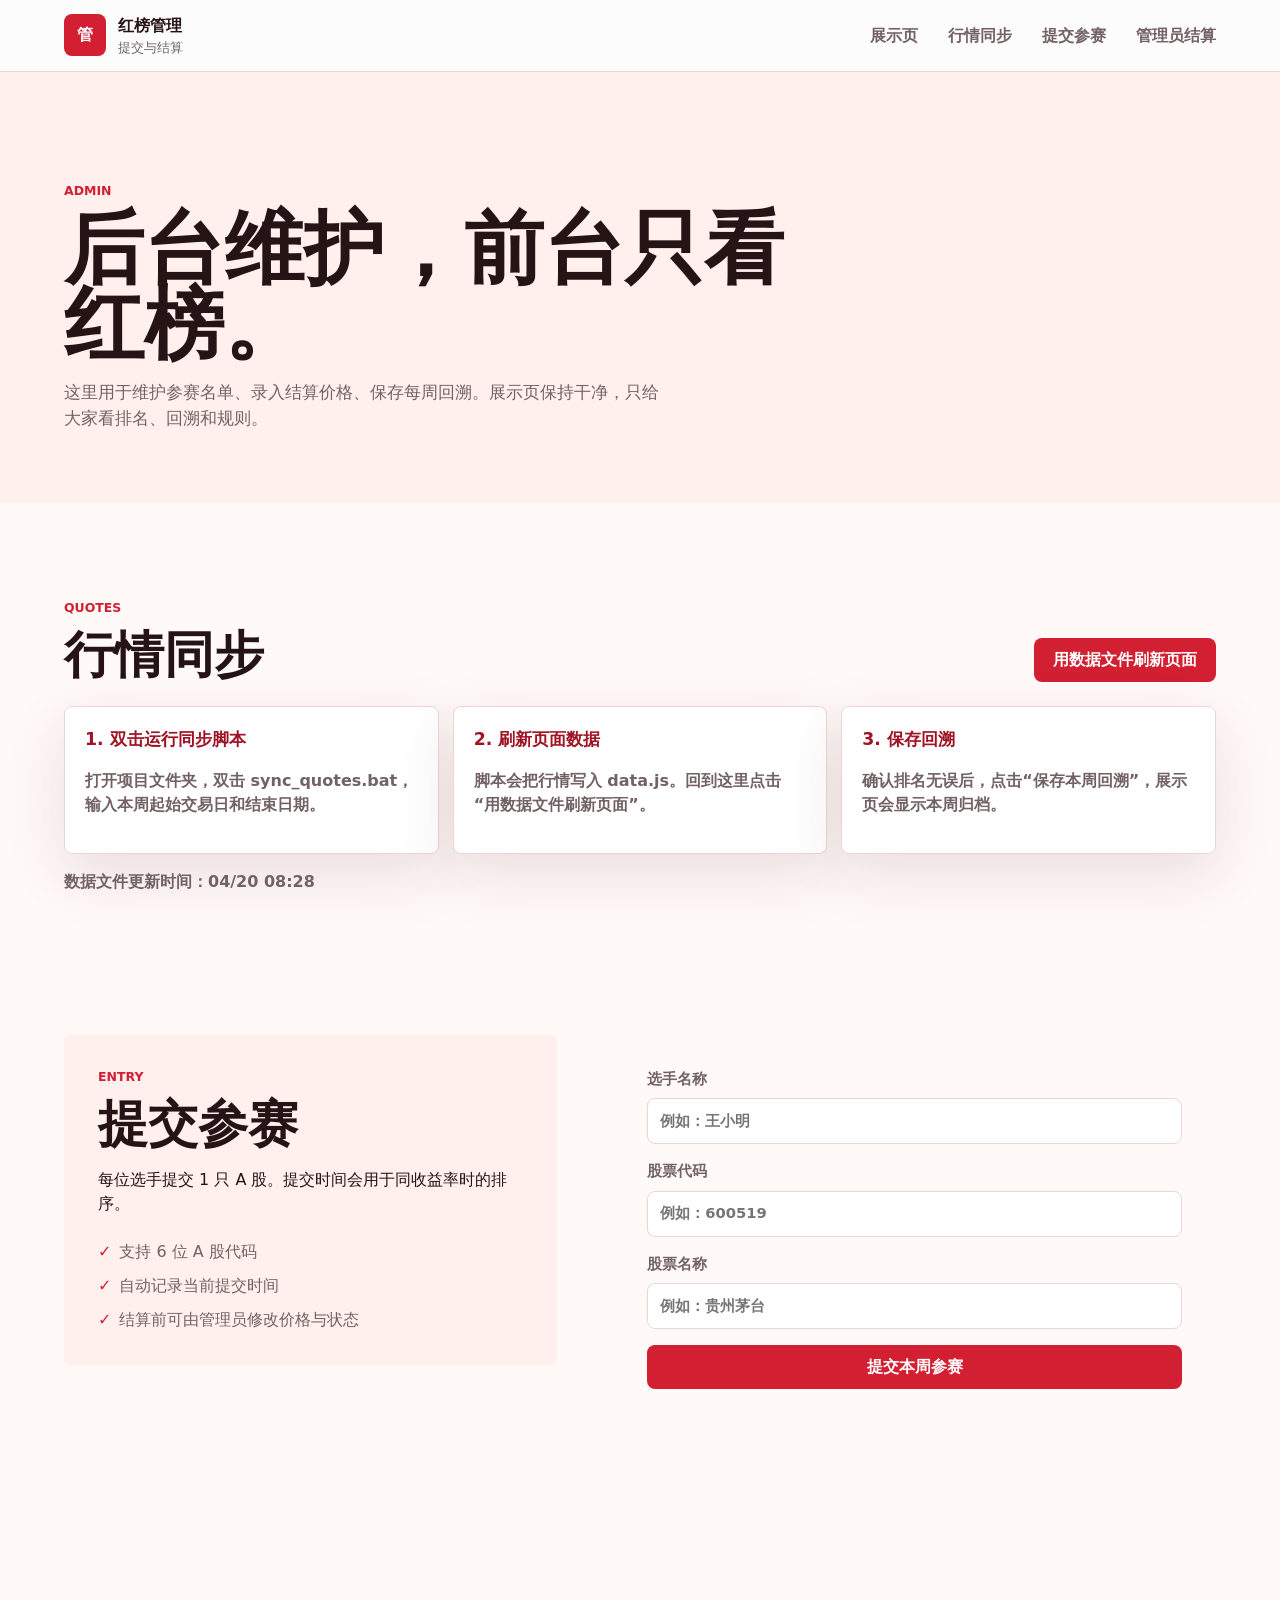
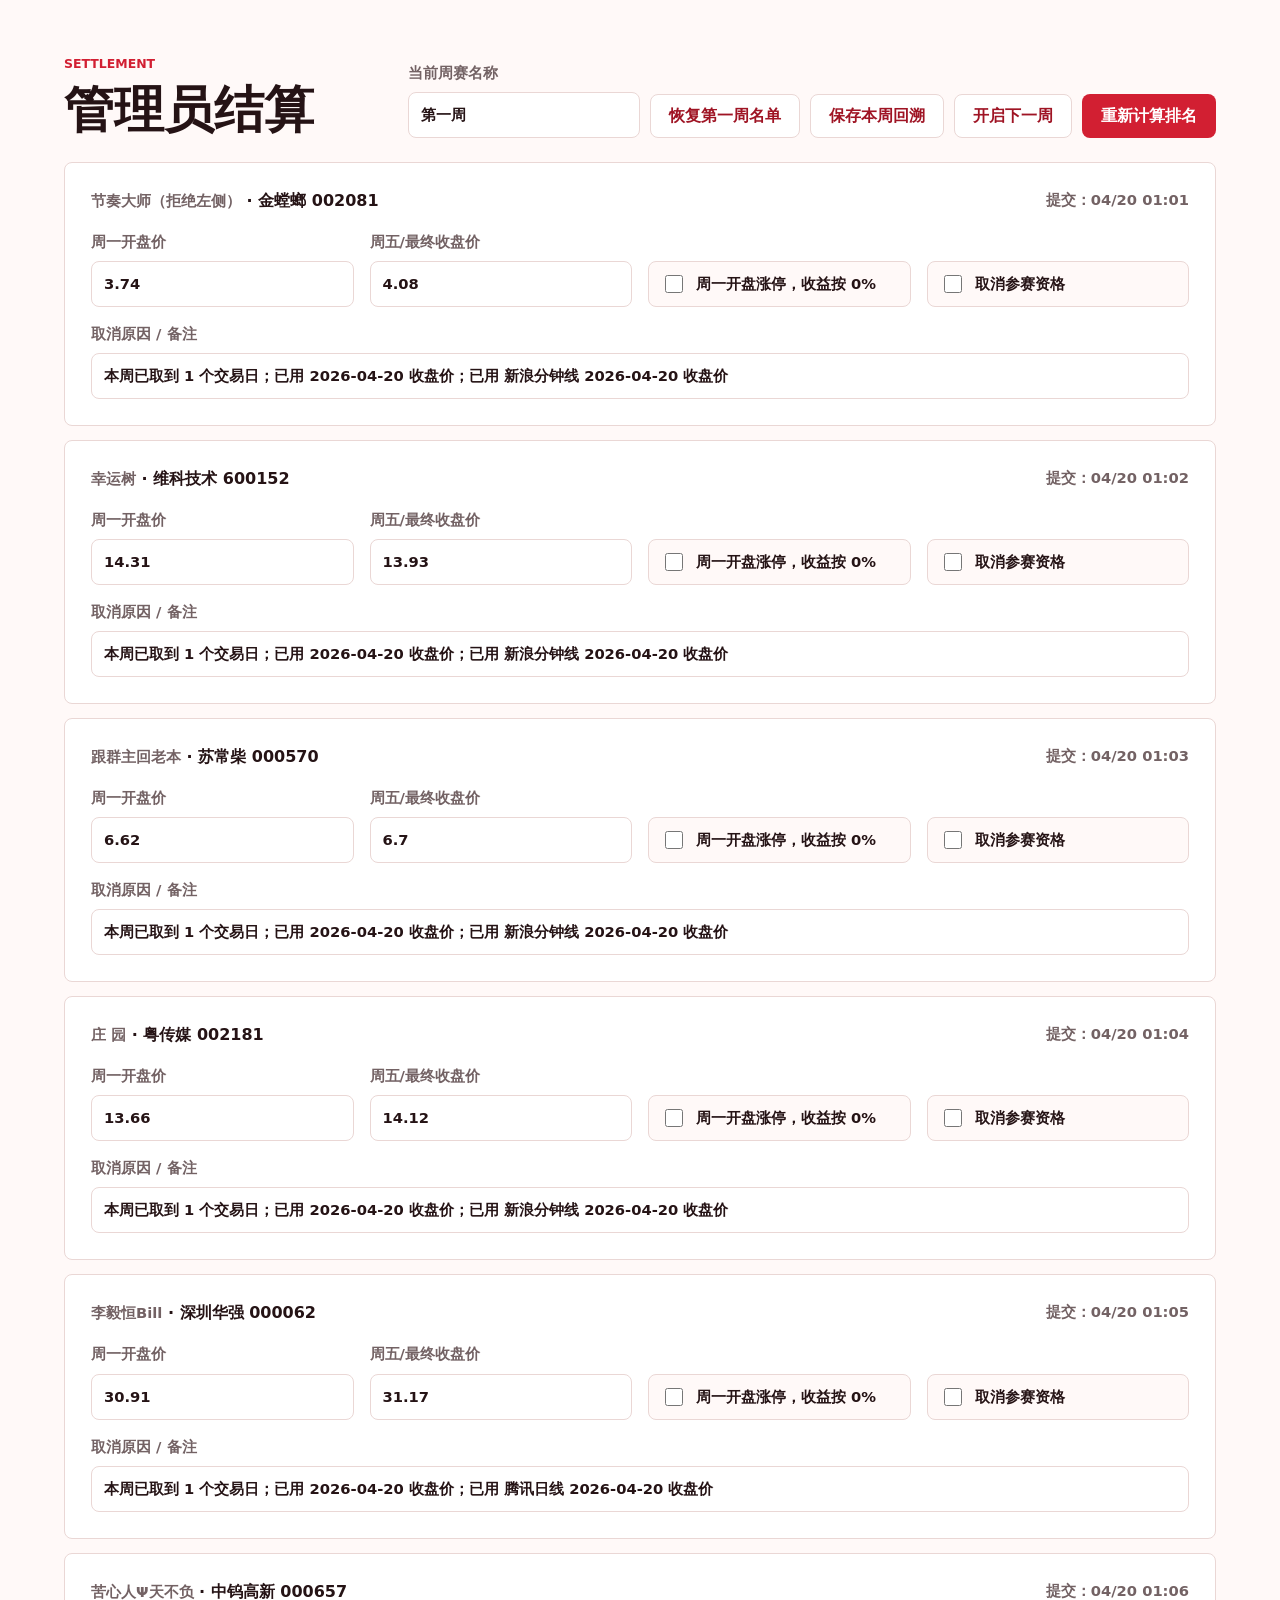
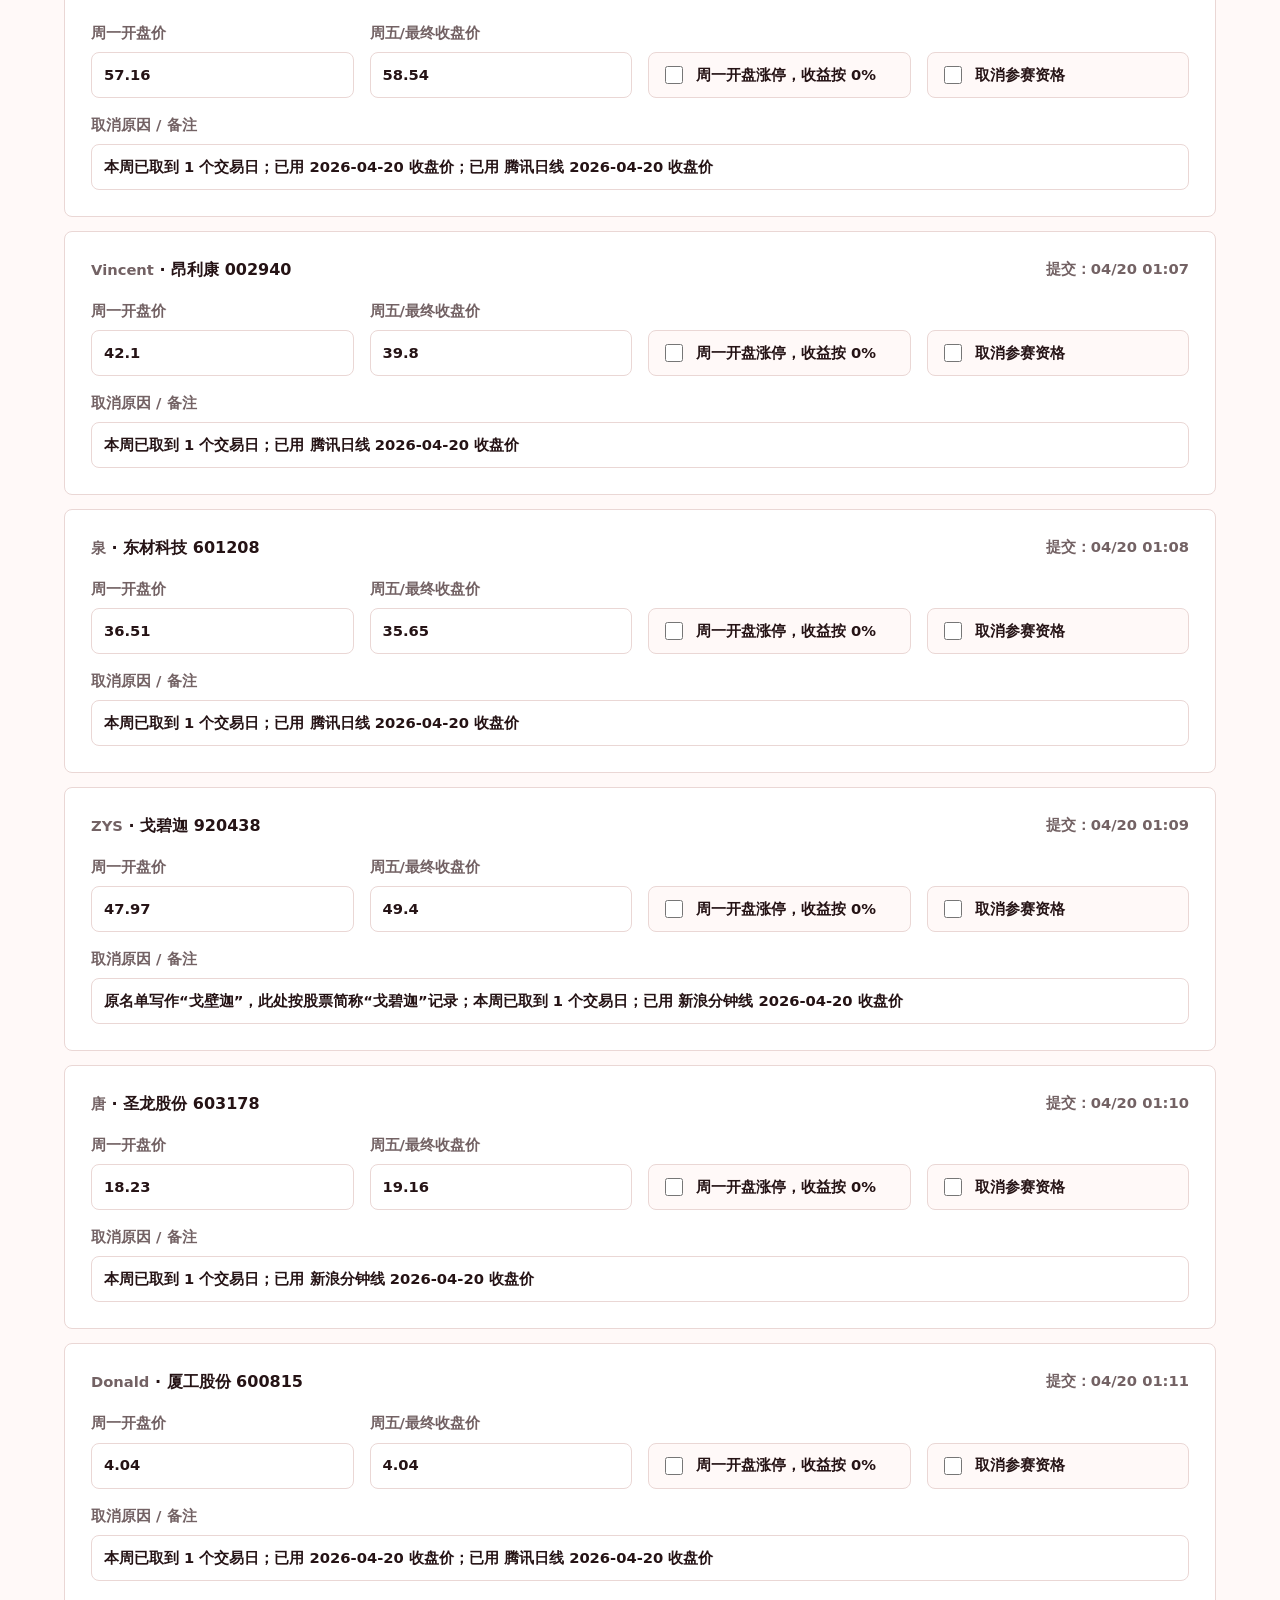
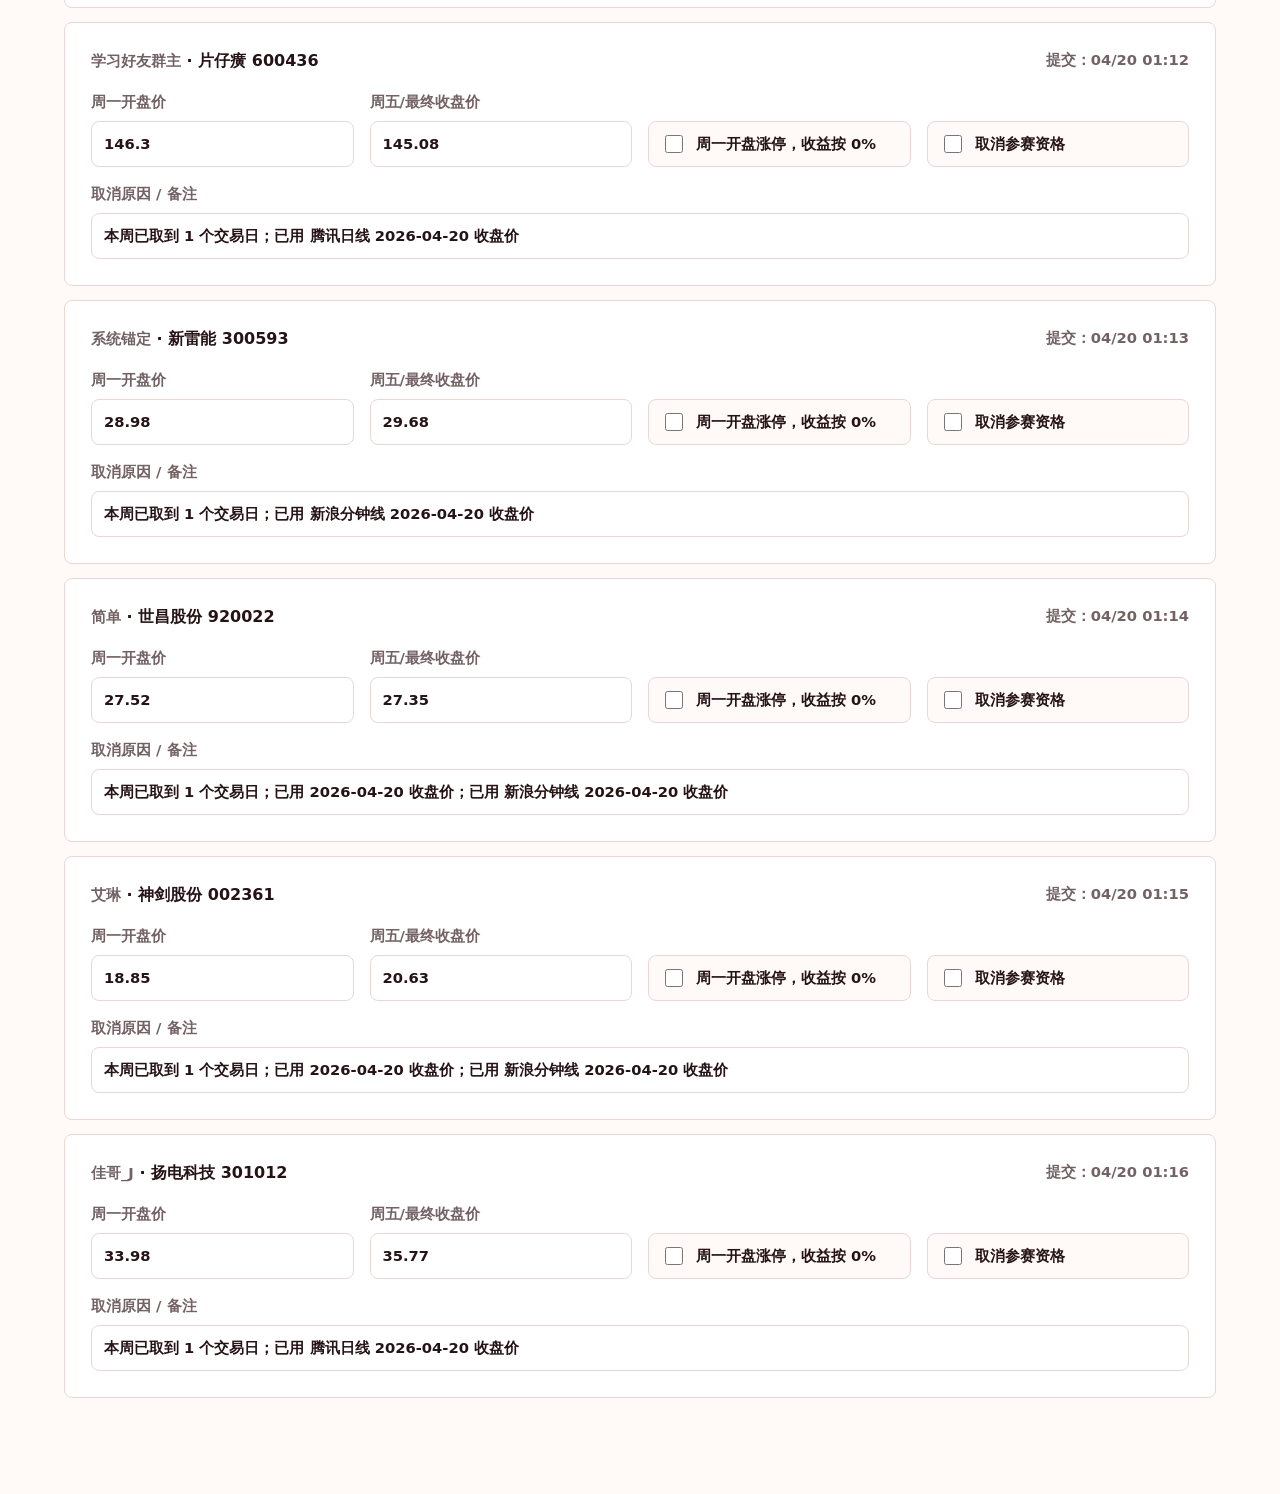
<file: admin.html>
<!doctype html>
<html lang="zh-CN">
  <head>
    <meta charset="utf-8" />
    <meta name="viewport" content="width=device-width, initial-scale=1" />
    <title>A股周赛管理</title>
    <link rel="preconnect" href="https://images.unsplash.com" />
    <link rel="stylesheet" href="./styles.css" />
  </head>
  <body>
    <header class="topbar">
      <a class="brand" href="./index.html#ranking" aria-label="返回A股周赛排名">
        <span class="brand-mark">管</span>
        <span>
          <strong>红榜管理</strong>
          <small>提交与结算</small>
        </span>
      </a>
      <nav class="nav" aria-label="管理导航">
        <a href="./index.html#ranking">展示页</a>
        <a href="#sync">行情同步</a>
        <a href="#submit">提交参赛</a>
        <a href="#settle">管理员结算</a>
      </nav>
    </header>

    <main>
      <section class="admin-hero">
        <p class="eyebrow">Admin</p>
        <h1>后台维护，前台只看红榜。</h1>
        <p>这里用于维护参赛名单、录入结算价格、保存每周回溯。展示页保持干净，只给大家看排名、回溯和规则。</p>
      </section>

      <section class="section sync-section" id="sync">
        <div class="section-head">
          <div>
            <p class="eyebrow">Quotes</p>
            <h2>行情同步</h2>
          </div>
          <button class="button primary" id="reloadFileData" type="button">用数据文件刷新页面</button>
        </div>
        <div class="sync-guide">
          <article>
            <h3>1. 双击运行同步脚本</h3>
            <p>打开项目文件夹，双击 <strong>sync_quotes.bat</strong>，输入本周起始交易日和结束日期。</p>
          </article>
          <article>
            <h3>2. 刷新页面数据</h3>
            <p>脚本会把行情写入 <strong>data.js</strong>。回到这里点击“用数据文件刷新页面”。</p>
          </article>
          <article>
            <h3>3. 保存回溯</h3>
            <p>确认排名无误后，点击“保存本周回溯”，展示页会显示本周归档。</p>
          </article>
        </div>
        <p class="sync-status" id="dataUpdatedAt">数据文件尚未同步</p>
      </section>

      <section class="section split" id="submit">
        <div class="panel intro-panel">
          <p class="eyebrow">Entry</p>
          <h2>提交参赛</h2>
          <p>每位选手提交 1 只 A 股。提交时间会用于同收益率时的排序。</p>
          <ul class="check-list">
            <li>支持 6 位 A 股代码</li>
            <li>自动记录当前提交时间</li>
            <li>结算前可由管理员修改价格与状态</li>
          </ul>
        </div>

        <form class="panel form-panel" id="entryForm">
          <label>
            <span>选手名称</span>
            <input name="playerName" required maxlength="20" placeholder="例如：王小明" />
          </label>
          <label>
            <span>股票代码</span>
            <input name="stockCode" required inputmode="numeric" maxlength="6" pattern="[0-9]{6}" placeholder="例如：600519" />
          </label>
          <label>
            <span>股票名称</span>
            <input name="stockName" required maxlength="20" placeholder="例如：贵州茅台" />
          </label>
          <button class="button primary full" type="submit">提交本周参赛</button>
          <p class="form-note" id="submitMessage" role="status"></p>
        </form>
      </section>

      <section class="section" id="settle">
        <div class="section-head">
          <div>
            <p class="eyebrow">Settlement</p>
            <h2>管理员结算</h2>
          </div>
          <div class="admin-actions">
            <label class="week-label">
              <span>当前周赛名称</span>
              <input id="weekLabelInput" maxlength="20" value="第一周" />
            </label>
            <button class="button subtle" id="resetDemo" type="button">恢复第一周名单</button>
            <button class="button subtle" id="archiveWeek" type="button">保存本周回溯</button>
            <button class="button subtle" id="newWeek" type="button">开启下一周</button>
            <button class="button primary" id="settleAll" type="button">重新计算排名</button>
          </div>
        </div>

        <div class="settle-list" id="settleList"></div>
      </section>
    </main>

    <template id="settleTemplate">
      <article class="settle-item">
        <div class="settle-title">
          <strong data-field="title"></strong>
          <span data-field="submitted"></span>
        </div>
        <div class="settle-grid">
          <label>
            <span>周一开盘价</span>
            <input data-input="mondayOpen" type="number" min="0" step="0.01" />
          </label>
          <label>
            <span>周五/最终收盘价</span>
            <input data-input="fridayClose" type="number" min="0" step="0.01" />
          </label>
          <label class="checkbox-line">
            <input data-input="mondayLimitUp" type="checkbox" />
            <span>周一开盘涨停，收益按 0%</span>
          </label>
          <label class="checkbox-line">
            <input data-input="invalid" type="checkbox" />
            <span>取消参赛资格</span>
          </label>
          <label class="wide">
            <span>取消原因 / 备注</span>
            <input data-input="note" maxlength="40" placeholder="例如：ST、停牌、新股未满 5 个交易日" />
          </label>
        </div>
      </article>
    </template>

    <script src="./data.js"></script>
    <script src="./app.js"></script>
  </body>
</html>
</file>
<file: styles.css>
:root {
  color-scheme: light;
  --ink: #251315;
  --muted: #736264;
  --line: #ead7d5;
  --paper: #fff9f8;
  --wash: #fff0ee;
  --accent: #d21f32;
  --accent-strong: #9f1424;
  --accent-soft: #ffe1df;
  --gold: #b7791f;
  --danger: #d21f32;
  --gain: #d21f32;
  --loss: #0f8b61;
  --white: #ffffff;
  --shadow: 0 20px 60px rgba(91, 24, 29, 0.12);
}

* {
  box-sizing: border-box;
}

html {
  scroll-behavior: smooth;
}

body {
  margin: 0;
  color: var(--ink);
  background: var(--paper);
  font-family:
    Inter,
    "PingFang SC",
    "Microsoft YaHei",
    system-ui,
    -apple-system,
    sans-serif;
  line-height: 1.5;
}

button,
input {
  font: inherit;
}

a {
  color: inherit;
  text-decoration: none;
}

.topbar {
  position: sticky;
  top: 0;
  z-index: 20;
  display: flex;
  align-items: center;
  justify-content: space-between;
  gap: 24px;
  min-height: 72px;
  padding: 12px clamp(18px, 5vw, 72px);
  background: rgba(251, 252, 251, 0.94);
  border-bottom: 1px solid var(--line);
  backdrop-filter: blur(14px);
}

.brand {
  display: inline-flex;
  align-items: center;
  gap: 12px;
  min-width: 180px;
}

.brand-mark {
  display: grid;
  place-items: center;
  width: 42px;
  height: 42px;
  color: var(--white);
  background: var(--accent);
  border-radius: 8px;
  font-weight: 800;
}

.brand strong,
.brand small {
  display: block;
}

.brand small {
  color: var(--muted);
}

.nav {
  display: flex;
  align-items: center;
  justify-content: flex-end;
  gap: clamp(12px, 3vw, 30px);
  color: var(--muted);
  font-weight: 700;
}

.nav a:hover {
  color: var(--accent);
}

.hero {
  position: relative;
  min-height: min(640px, calc(100vh - 72px));
  display: flex;
  align-items: flex-end;
  overflow: hidden;
  padding: clamp(28px, 7vw, 88px);
}

.hero-image,
.hero-shade {
  position: absolute;
  inset: 0;
}

.hero-image {
  width: 100%;
  height: 100%;
  object-fit: cover;
}

.hero-shade {
  background:
    linear-gradient(90deg, rgba(62, 8, 14, 0.9), rgba(99, 15, 24, 0.5) 58%, rgba(99, 15, 24, 0.18)),
    linear-gradient(0deg, rgba(62, 8, 14, 0.78), transparent 48%);
}

.hero-content {
  position: relative;
  width: min(760px, 100%);
  color: var(--white);
}

.admin-hero {
  padding: clamp(56px, 9vw, 110px) clamp(18px, 5vw, 72px) clamp(28px, 5vw, 54px);
  background: var(--wash);
}

.admin-hero h1 {
  color: var(--ink);
  font-size: clamp(2.4rem, 7vw, 5rem);
}

.admin-hero p:not(.eyebrow) {
  max-width: 600px;
  color: var(--muted);
  font-size: 1.08rem;
}

.eyebrow {
  margin: 0 0 10px;
  color: var(--accent);
  font-size: 0.78rem;
  font-weight: 900;
  letter-spacing: 0;
  text-transform: uppercase;
}

.hero .eyebrow {
  color: #ffd1cd;
}

h1,
h2,
h3,
p {
  overflow-wrap: anywhere;
}

h1 {
  max-width: 720px;
  margin: 0;
  font-size: clamp(3rem, 9vw, 6.8rem);
  line-height: 0.95;
  letter-spacing: 0;
}

h2 {
  margin: 0;
  font-size: clamp(1.9rem, 4vw, 3.1rem);
  line-height: 1.1;
  letter-spacing: 0;
}

h3 {
  margin: 0 0 10px;
  font-size: 1.08rem;
}

.hero-copy {
  max-width: 560px;
  margin: 22px 0 0;
  color: rgba(255, 255, 255, 0.86);
  font-size: 1.12rem;
}

.hero-actions {
  display: flex;
  flex-wrap: wrap;
  gap: 12px;
  margin-top: 30px;
}

.button {
  display: inline-flex;
  align-items: center;
  justify-content: center;
  min-height: 44px;
  padding: 0 18px;
  border: 1px solid transparent;
  border-radius: 8px;
  cursor: pointer;
  font-weight: 800;
  transition:
    transform 0.18s ease,
    border-color 0.18s ease,
    background-color 0.18s ease;
}

.button:hover {
  transform: translateY(-1px);
}

.button.primary {
  color: var(--white);
  background: var(--accent);
}

.button.primary:hover {
  background: var(--accent-strong);
}

.button.ghost {
  color: var(--white);
  border-color: rgba(255, 255, 255, 0.55);
  background: rgba(255, 255, 255, 0.1);
}

.button.subtle {
  color: var(--accent-strong);
  border-color: var(--line);
  background: var(--white);
}

.button.full {
  width: 100%;
}

.stats-band {
  display: grid;
  grid-template-columns: repeat(4, minmax(0, 1fr));
  gap: 1px;
  background: var(--line);
  border-block: 1px solid var(--line);
}

.stat {
  min-height: 112px;
  padding: 24px clamp(16px, 4vw, 42px);
  background: var(--white);
}

.stat span,
.stat small {
  display: block;
}

.stat span {
  font-size: clamp(1.7rem, 4vw, 2.7rem);
  font-weight: 900;
  line-height: 1;
}

.stat small {
  margin-top: 10px;
  color: var(--muted);
  font-weight: 700;
}

.section {
  padding: clamp(48px, 8vw, 96px) clamp(18px, 5vw, 72px);
}

.section-head {
  display: flex;
  align-items: end;
  justify-content: space-between;
  gap: 20px;
  margin-bottom: 24px;
}

.section-note {
  max-width: 320px;
  margin: 0;
  color: var(--muted);
  font-weight: 700;
  text-align: right;
}

.champion-board {
  display: grid;
  grid-template-columns: 1.08fr 1.16fr 1fr;
  gap: 16px;
  align-items: end;
  margin: 0 0 22px;
}

.champion-card {
  position: relative;
  min-height: 210px;
  display: grid;
  align-content: end;
  gap: 8px;
  overflow: hidden;
  padding: 24px;
  border: 1px solid var(--line);
  border-radius: 8px;
  background:
    linear-gradient(135deg, rgba(255, 255, 255, 0.96), rgba(255, 240, 238, 0.9)),
    var(--white);
  box-shadow: var(--shadow);
}

.champion-card::before {
  content: "";
  position: absolute;
  inset: 0 0 auto;
  height: 6px;
  background: var(--accent);
}

.champion-card-1 {
  min-height: 252px;
  background:
    linear-gradient(135deg, #fff9e8, #fff0ee 62%, #ffffff),
    var(--white);
}

.champion-card-1::before {
  background: #d6a11c;
}

.champion-card-2::before {
  background: #9aa1a9;
}

.champion-card-3::before {
  background: #bf7b3b;
}

.champion-card.is-empty {
  color: var(--muted);
  background: var(--white);
  box-shadow: none;
}

.champion-medal {
  position: absolute;
  top: 18px;
  right: 20px;
  font-size: 2.2rem;
  line-height: 1;
}

.champion-card p,
.champion-card h3,
.champion-card small {
  position: relative;
}

.champion-card p {
  margin: 0;
  color: var(--accent-strong);
  font-weight: 900;
}

.champion-card h3 {
  margin: 0;
  font-size: clamp(1.5rem, 3vw, 2.35rem);
  line-height: 1.06;
}

.champion-card strong {
  position: relative;
  font-size: clamp(1.6rem, 3vw, 2.4rem);
  line-height: 1;
}

.champion-card small {
  color: var(--muted);
  font-weight: 800;
}

.admin-actions {
  display: flex;
  flex-wrap: wrap;
  align-items: end;
  justify-content: flex-end;
  gap: 10px;
}

.week-label {
  min-width: min(220px, 100%);
}

.split {
  display: grid;
  grid-template-columns: minmax(0, 0.9fr) minmax(300px, 1.1fr);
  gap: clamp(22px, 5vw, 56px);
  align-items: start;
}

.panel {
  padding: clamp(22px, 4vw, 34px);
  border-radius: 8px;
  background: transparent;
}

.intro-panel {
  background: var(--wash);
}

.check-list {
  display: grid;
  gap: 10px;
  margin: 24px 0 0;
  padding: 0;
  list-style: none;
  color: var(--muted);
}

.check-list li::before {
  content: "✓";
  margin-right: 8px;
  color: var(--accent);
  font-weight: 900;
}

.form-panel,
.settle-grid,
.rules-grid {
  display: grid;
  gap: 16px;
}

label {
  display: grid;
  gap: 8px;
  color: var(--muted);
  font-size: 0.92rem;
  font-weight: 800;
}

input {
  width: 100%;
  min-height: 46px;
  padding: 10px 12px;
  color: var(--ink);
  border: 1px solid var(--line);
  border-radius: 8px;
  background: var(--white);
  outline: none;
}

input:focus {
  border-color: var(--accent);
  box-shadow: 0 0 0 3px rgba(210, 31, 50, 0.14);
}

.form-note {
  min-height: 24px;
  margin: 0;
  color: var(--accent-strong);
  font-weight: 800;
}

.table-shell {
  position: relative;
  overflow-x: auto;
  border: 1px solid var(--line);
  border-radius: 8px;
  background: var(--white);
  box-shadow: var(--shadow);
}

table {
  width: 100%;
  min-width: 900px;
  border-collapse: collapse;
}

th,
td {
  padding: 16px;
  text-align: left;
  border-bottom: 1px solid var(--line);
  vertical-align: middle;
}

th {
  color: var(--muted);
  background: var(--wash);
  font-size: 0.82rem;
  text-transform: uppercase;
}

tbody tr:hover {
  background: rgba(210, 31, 50, 0.045);
}

td:first-child {
  font-weight: 900;
  font-size: 1.2rem;
}

.rank-top-1 td:first-child {
  color: #7a4a00;
}

.rank-top-2 td:first-child {
  color: #495057;
}

.rank-top-3 td:first-child {
  color: #8a4b16;
}

td small {
  display: block;
  color: var(--muted);
  margin-top: 3px;
}

.player-name {
  display: inline-flex;
  align-items: center;
  flex-wrap: wrap;
  gap: 5px;
  font-weight: 800;
}

.honor {
  display: inline-flex;
  align-items: center;
  justify-content: center;
  min-height: 22px;
  min-width: 24px;
  padding: 2px 6px;
  border-radius: 999px;
  font-size: 0.74rem;
  font-weight: 900;
  white-space: nowrap;
}

.honor-1 {
  color: #7a4a00;
  background: #ffe8a3;
}

.honor-2 {
  color: #495057;
  background: #e9ecef;
}

.honor-3 {
  color: #8a4b16;
  background: #ffd8a8;
}

.up {
  color: var(--gain);
  font-weight: 900;
}

.down {
  color: var(--loss);
  font-weight: 900;
}

.status {
  display: inline-flex;
  align-items: center;
  min-height: 28px;
  padding: 3px 10px;
  border-radius: 999px;
  font-size: 0.82rem;
  font-weight: 900;
  white-space: nowrap;
}

.status.good {
  color: #0f6f51;
  background: #dff5eb;
}

.status.warn {
  color: var(--gold);
  background: #fff3d6;
}

.status.bad {
  color: var(--danger);
  background: #ffe1e1;
}

.status.idle {
  color: var(--muted);
  background: var(--wash);
}

.empty {
  padding: 32px;
  color: var(--muted);
  font-weight: 800;
  text-align: center;
}

.settle-list {
  display: grid;
  gap: 14px;
}

.history-list {
  display: grid;
  gap: 18px;
}

.history-week {
  padding: clamp(18px, 3vw, 28px);
  border: 1px solid var(--line);
  border-radius: 8px;
  background: var(--white);
  box-shadow: var(--shadow);
}

.history-head {
  display: flex;
  justify-content: space-between;
  align-items: flex-start;
  gap: 18px;
  margin-bottom: 18px;
}

.history-head p {
  margin: 8px 0 0;
  color: var(--muted);
  font-weight: 700;
}

.podium-list {
  display: flex;
  flex-wrap: wrap;
  justify-content: flex-end;
  gap: 8px;
}

.podium {
  display: inline-flex;
  align-items: center;
  min-height: 34px;
  padding: 6px 10px;
  border-radius: 8px;
  color: var(--muted);
  background: var(--wash);
  font-weight: 900;
}

.podium-1 {
  color: #7a4a00;
  background: #ffe8a3;
}

.podium-2 {
  color: #495057;
  background: #e9ecef;
}

.podium-3 {
  color: #8a4b16;
  background: #ffd8a8;
}

.history-table {
  box-shadow: none;
}

.history-table table {
  min-width: 760px;
}

.history-empty {
  border: 1px solid var(--line);
  border-radius: 8px;
  background: var(--white);
}

.sync-section {
  padding-bottom: clamp(24px, 4vw, 44px);
}

.sync-guide {
  display: grid;
  grid-template-columns: repeat(3, minmax(0, 1fr));
  gap: 14px;
}

.sync-guide article {
  min-height: 148px;
  padding: 20px;
  border: 1px solid var(--line);
  border-radius: 8px;
  background: var(--white);
  box-shadow: var(--shadow);
}

.sync-guide h3 {
  color: var(--accent-strong);
}

.sync-guide p,
.sync-status {
  color: var(--muted);
  font-weight: 700;
}

.sync-status {
  margin: 16px 0 0;
}

.settle-item {
  padding: clamp(18px, 3vw, 26px);
  border: 1px solid var(--line);
  border-radius: 8px;
  background: var(--white);
}

.settle-title {
  display: flex;
  justify-content: space-between;
  gap: 16px;
  margin-bottom: 18px;
}

.settle-title span {
  color: var(--muted);
  font-size: 0.92rem;
  font-weight: 700;
}

.settle-grid {
  grid-template-columns: repeat(4, minmax(0, 1fr));
  align-items: end;
}

.checkbox-line {
  display: flex;
  align-items: center;
  gap: 10px;
  min-height: 46px;
  padding: 10px 12px;
  border: 1px solid var(--line);
  border-radius: 8px;
  color: var(--ink);
  background: var(--paper);
}

.checkbox-line input {
  width: 18px;
  min-height: 18px;
  accent-color: var(--accent);
}

.wide {
  grid-column: span 4;
}

.rule-copy {
  max-width: 540px;
  color: var(--muted);
}

.rules-grid {
  grid-template-columns: repeat(2, minmax(0, 1fr));
}

.rules-grid article {
  min-height: 150px;
  padding: 22px;
  border: 1px solid var(--line);
  border-radius: 8px;
  background: var(--white);
}

.rules-grid p {
  margin: 0;
  color: var(--muted);
}

@media (max-width: 900px) {
  .topbar {
    position: static;
    align-items: flex-start;
    flex-direction: column;
  }

  .nav {
    width: 100%;
    justify-content: flex-start;
    overflow-x: auto;
    padding-bottom: 4px;
  }

  .hero {
    min-height: 560px;
  }

  .stats-band {
    grid-template-columns: repeat(2, minmax(0, 1fr));
  }

  .split,
  .rules-grid,
  .settle-grid,
  .champion-board,
  .sync-guide {
    grid-template-columns: 1fr;
  }

  .champion-card,
  .champion-card-1 {
    min-height: 190px;
  }

  .wide {
    grid-column: auto;
  }

  .section-head,
  .settle-title,
  .history-head {
    align-items: flex-start;
    flex-direction: column;
  }

  .section-note {
    text-align: left;
  }

  .admin-actions,
  .podium-list {
    justify-content: flex-start;
  }
}

@media (max-width: 520px) {
  .hero-actions,
  .hero-actions .button,
  .admin-actions,
  .admin-actions .button,
  .section-head .button {
    width: 100%;
  }

  .stats-band {
    grid-template-columns: 1fr;
  }

  .brand {
    min-width: 0;
  }
}
</file>
